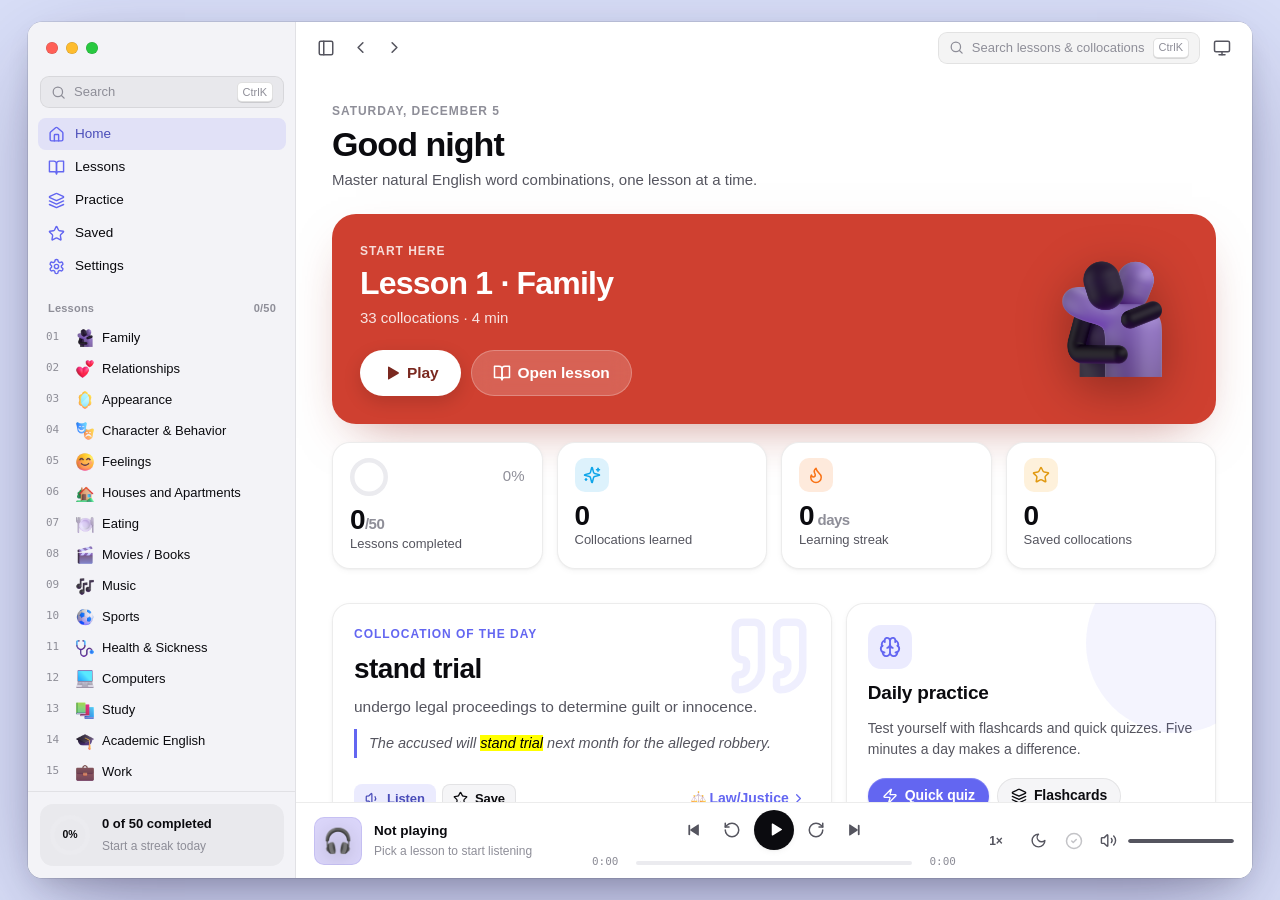
<file: index.html>
<!DOCTYPE html>
<html lang="en" dir="ltr">
<head>
  <meta charset="UTF-8">
  <meta name="viewport" content="width=device-width, initial-scale=1, viewport-fit=cover">
  <title>English Collocations</title>
  <meta name="description" content="Master natural English with 50 audio lessons and 1,400+ collocations — stories, meanings, examples, flashcards and quizzes. Works offline.">
  <meta name="theme-color" content="#ffffff">
  <meta name="color-scheme" content="light dark">

  <link rel="icon" href="favicon.ico" sizes="any">
  <link rel="icon" type="image/png" sizes="32x32" href="favicon-32x32.png">
  <link rel="icon" type="image/png" sizes="16x16" href="favicon-16x16.png">
  <link rel="apple-touch-icon" href="apple-touch-icon.png">
  <link rel="manifest" href="manifest.json">

  <meta name="mobile-web-app-capable" content="yes">
  <meta name="apple-mobile-web-app-capable" content="yes">
  <meta name="apple-mobile-web-app-status-bar-style" content="default">
  <meta name="apple-mobile-web-app-title" content="Collocations">

  <meta property="og:type" content="website">
  <meta property="og:title" content="English Collocations — Audio Lessons">
  <meta property="og:description" content="50 audio lessons, 1,400+ collocations, flashcards and quizzes. Free and offline-ready.">
  <meta property="og:image" content="android-chrome-512x512.png">

  <script>
    // Apply the saved theme before first paint to avoid a flash.
    (function () {
      try {
        var p = JSON.parse(localStorage.getItem('ec.prefs') || '{}');
        var dark = p.theme === 'dark' || ((!p.theme || p.theme === 'system') && matchMedia('(prefers-color-scheme: dark)').matches);
        document.documentElement.dataset.theme = dark ? 'dark' : 'light';
      } catch (e) { /* ignore */ }
    })();
  </script>
  <link rel="modulepreload" href="assets/js/core.js">
  <link rel="modulepreload" href="assets/js/player.js">
  <link rel="modulepreload" href="assets/js/views.js">
  <link rel="modulepreload" href="assets/js/icons.js">
  <link rel="stylesheet" href="assets/css/app.css">
  <script type="module" src="assets/js/main.js"></script>
</head>
<body>
  <div id="app"></div>
  <div id="layer" class="layer"></div>
  <div id="toasts" class="toasts" aria-live="polite"></div>
  <noscript>
    <div style="max-width:520px;margin:15vh auto;padding:24px;font-family:system-ui,sans-serif;text-align:center">
      <h1>English Collocations</h1>
      <p>Please enable JavaScript to use the interactive lessons, or <a href="collocations.pdf">download the PDF guide</a>.</p>
    </div>
  </noscript>
</body>
</html>
</file>
<file: assets/css/app.css>
/* ==========================================================================
   English Collocations — design system
   macOS window on desktop · iOS-style app on mobile · spring motion
   ========================================================================== */

:root {
  --font: -apple-system, BlinkMacSystemFont, "SF Pro Text", "Inter", "Segoe UI Variable", "Segoe UI", Roboto, "Helvetica Neue", Arial, sans-serif, "Apple Color Emoji", "Segoe UI Emoji";
  --font-display: -apple-system, BlinkMacSystemFont, "SF Pro Display", "Inter", "Segoe UI Variable Display", "Segoe UI", Roboto, sans-serif;
  --font-round: ui-rounded, "SF Pro Rounded", -apple-system, BlinkMacSystemFont, system-ui, sans-serif;
  --font-mono: ui-monospace, "SF Mono", SFMono-Regular, Menlo, Consolas, monospace;

  --accent: #6366f1;
  --accent-fg: #fff;
  --accent-soft: color-mix(in oklab, var(--accent) 13%, transparent);
  --accent-softer: color-mix(in oklab, var(--accent) 7%, transparent);
  --accent-strong: color-mix(in oklab, var(--accent) 82%, #000);

  --success: #22c55e;
  --success-soft: color-mix(in oklab, #22c55e 14%, transparent);
  --danger: #ef4444;
  --danger-soft: color-mix(in oklab, #ef4444 13%, transparent);
  --warning: #f59e0b;

  --radius-xs: 6px;
  --radius-sm: 9px;
  --radius: 13px;
  --radius-lg: 18px;
  --radius-xl: 24px;

  --sidebar-w: 268px;
  --toolbar-h: 52px;
  --playerbar-h: 76px;
  --tabbar-h: 58px;
  --safe-t: env(safe-area-inset-top, 0px);
  --safe-b: env(safe-area-inset-bottom, 0px);
  --safe-l: env(safe-area-inset-left, 0px);
  --safe-r: env(safe-area-inset-right, 0px);

  --ease-out: cubic-bezier(.22, 1, .36, 1);
  --ease-in-out: cubic-bezier(.65, 0, .35, 1);
  --spring: cubic-bezier(.34, 1.4, .64, 1);
  --spring-soft: cubic-bezier(.3, 1.2, .5, 1);

  --text-scale: 1;
  color-scheme: light;

  /* light */
  --bg: #f2f2f5;
  --wallpaper: color-mix(in oklab, var(--accent) 14%, #eef0f5);
  --window: #ffffff;
  --surface: #ffffff;
  --surface-2: #f5f5f7;
  --surface-3: #ebebef;
  --elevated: #ffffff;
  --sidebar: rgba(240, 240, 245, .78);
  --glass: rgba(255, 255, 255, .72);
  --glass-strong: rgba(255, 255, 255, .86);
  --fg: #0b0b0f;
  --fg-2: #55555f;
  --fg-3: #8e8e98;
  --fg-4: #b8b8c0;
  --border: rgba(0, 0, 0, .075);
  --border-2: rgba(0, 0, 0, .12);
  --hover: rgba(0, 0, 0, .045);
  --press: rgba(0, 0, 0, .08);
  --shadow-xs: 0 1px 2px rgba(0, 0, 0, .05);
  --shadow-sm: 0 1px 2px rgba(0, 0, 0, .04), 0 2px 6px rgba(0, 0, 0, .04);
  --shadow: 0 1px 2px rgba(0, 0, 0, .04), 0 6px 20px -4px rgba(0, 0, 0, .08);
  --shadow-lg: 0 2px 6px rgba(0, 0, 0, .04), 0 22px 50px -12px rgba(0, 0, 0, .22);
  --shadow-window: 0 0 0 .5px rgba(0, 0, 0, .18), 0 30px 90px -20px rgba(30, 20, 80, .45), 0 10px 30px -10px rgba(0, 0, 0, .2);
  --ring: 0 0 0 3.5px color-mix(in oklab, var(--accent) 32%, transparent);
}

html[data-theme="dark"] {
  color-scheme: dark;
  --bg: #0b0b0d;
  --wallpaper: color-mix(in oklab, var(--accent) 16%, #0b0b10);
  --window: #1c1c1f;
  --surface: #232327;
  --surface-2: #2a2a2f;
  --surface-3: #34343a;
  --elevated: #2b2b30;
  --sidebar: rgba(36, 36, 40, .7);
  --glass: rgba(30, 30, 34, .72);
  --glass-strong: rgba(38, 38, 43, .88);
  --fg: #f5f5f7;
  --fg-2: #a8a8b3;
  --fg-3: #75757f;
  --fg-4: #55555d;
  --border: rgba(255, 255, 255, .075);
  --border-2: rgba(255, 255, 255, .13);
  --hover: rgba(255, 255, 255, .06);
  --press: rgba(255, 255, 255, .1);
  --shadow-xs: 0 1px 2px rgba(0, 0, 0, .3);
  --shadow-sm: 0 1px 2px rgba(0, 0, 0, .3), 0 2px 6px rgba(0, 0, 0, .2);
  --shadow: 0 1px 2px rgba(0, 0, 0, .3), 0 8px 24px -6px rgba(0, 0, 0, .45);
  --shadow-lg: 0 2px 6px rgba(0, 0, 0, .3), 0 24px 60px -12px rgba(0, 0, 0, .7);
  --shadow-window: 0 0 0 .5px rgba(255, 255, 255, .14), 0 30px 90px -20px rgba(0, 0, 0, .8), 0 10px 30px -10px rgba(0, 0, 0, .6);
  --accent-strong: color-mix(in oklab, var(--accent) 80%, #fff);
}

@supports (transition-timing-function: linear(0, 1)) {
  :root {
    --spring: linear(0, .009, .035 2.1%, .141, .281 6.7%, .723 12.9%, .938 16.7%, 1.017, 1.077, 1.121, 1.149 24.3%, 1.159, 1.163, 1.161, 1.154 29.9%, 1.129 32.8%, 1.051 39.6%, 1.017 43.1%, .991, .977 51%, .974 53.8%, .975 57.1%, .997 69.8%, 1.003 76.9%, 1);
    --spring-soft: linear(0, .006, .025 2.8%, .101 6.1%, .539 18.9%, .721 25.3%, .849 31.5%, .937 38.1%, .968 41.8%, .991 45.7%, 1.006 50.1%, 1.015 55%, 1.017 63.9%, 1.001);
  }
}

/* ---------- reset ---------- */
*, *::before, *::after { box-sizing: border-box; }
html, body { height: 100%; }
html { -webkit-text-size-adjust: 100%; text-size-adjust: 100%; -webkit-tap-highlight-color: transparent; }
body {
  margin: 0;
  font-family: var(--font);
  font-size: 15px;
  line-height: 1.5;
  color: var(--fg);
  background: var(--bg);
  -webkit-font-smoothing: antialiased;
  -moz-osx-font-smoothing: grayscale;
  overflow: hidden;
  overscroll-behavior: none;
}
button, input, select, textarea { font: inherit; color: inherit; }
button { cursor: pointer; background: none; border: 0; padding: 0; }
button:disabled { cursor: default; }
a { color: inherit; text-decoration: none; }
img, svg { display: block; }
.i { flex-shrink: 0; }
h1, h2, h3, h4, p { margin: 0; }
:focus { outline: none; }
:focus-visible { outline: none; box-shadow: var(--ring); border-radius: var(--radius-sm); }
::selection { background: color-mix(in oklab, var(--accent) 30%, transparent); }
[hidden] { display: none !important; }
.sr-only { position: absolute; width: 1px; height: 1px; padding: 0; margin: -1px; overflow: hidden; clip: rect(0, 0, 0, 0); white-space: nowrap; border: 0; }

/* thin mac scrollbars */
.scroll { overflow-y: auto; overflow-x: hidden; -webkit-overflow-scrolling: touch; overscroll-behavior: contain; scrollbar-width: thin; scrollbar-color: var(--fg-4) transparent; }
.scroll::-webkit-scrollbar { width: 11px; height: 11px; }
.scroll::-webkit-scrollbar-thumb { background: var(--fg-4); border-radius: 99px; border: 3px solid transparent; background-clip: content-box; }
.scroll::-webkit-scrollbar-thumb:hover { background-color: var(--fg-3); }
.scroll::-webkit-scrollbar-track { background: transparent; }
.hscroll { display: flex; gap: 14px; overflow-x: auto; scroll-snap-type: x mandatory; scrollbar-width: none; padding: 4px 2px 14px; margin: -4px -2px -14px; }
.hscroll::-webkit-scrollbar { display: none; }
.hscroll > * { scroll-snap-align: start; flex-shrink: 0; }

/* ==========================================================================
   Shell
   ========================================================================== */
.wallpaper { position: fixed; inset: 0; background: var(--wallpaper); z-index: 0; }

.window {
  position: fixed; inset: 0; z-index: 1;
  display: grid;
  grid-template-columns: var(--sidebar-w) minmax(0, 1fr);
  background: var(--window);
  overflow: hidden;
  transition: inset .55s var(--spring-soft), border-radius .55s var(--spring-soft), grid-template-columns .45s var(--spring-soft);
}
.window.sidebar-collapsed { grid-template-columns: 0 minmax(0, 1fr); }

@media (min-width: 1180px) and (min-height: 640px) {
  .window:not(.zoomed) {
    inset: 22px 28px;
    border-radius: 14px;
    box-shadow: var(--shadow-window);
  }
}

/* ---------- sidebar ---------- */
.sidebar {
  position: relative;
  display: flex; flex-direction: column;
  min-width: 0;
  background: var(--sidebar);
  backdrop-filter: blur(40px) saturate(180%);
  -webkit-backdrop-filter: blur(40px) saturate(180%);
  border-right: 1px solid var(--border);
  overflow: hidden;
}
.window.sidebar-collapsed .sidebar { border-right-color: transparent; }
.sidebar-inner { width: var(--sidebar-w); display: flex; flex-direction: column; height: 100%; }
.titlebar { height: var(--toolbar-h); flex-shrink: 0; display: flex; align-items: center; padding: 0 18px; gap: 8px; }

.traffic { display: flex; gap: 8px; }
.traffic button {
  width: 12px; height: 12px; border-radius: 50%;
  box-shadow: inset 0 0 0 .5px rgba(0, 0, 0, .18);
  display: grid; place-items: center; color: rgba(0, 0, 0, .55);
  transition: transform .2s var(--spring);
}
.traffic button svg { opacity: 0; transition: opacity .15s; }
.traffic:hover button svg { opacity: 1; }
.traffic button:active { transform: scale(.88); filter: brightness(.88); }
.traffic .t-close { background: #ff5f57; }
.traffic .t-min { background: #febc2e; }
.traffic .t-zoom { background: #28c840; }

.sidebar-search {
  margin: 2px 12px 10px; height: 32px; padding: 0 10px; border-radius: var(--radius-sm);
  display: flex; align-items: center; gap: 8px; color: var(--fg-3); font-size: 13px;
  background: var(--hover); border: 1px solid var(--border); transition: background .2s, border-color .2s;
}
.sidebar-search:hover { background: var(--press); }
.sidebar-search kbd { margin-left: auto; }

.side-scroll { flex: 1; padding: 0 10px 12px; }
.side-section { margin-top: 14px; }
.side-label {
  font-size: 11px; font-weight: 600; letter-spacing: .02em; color: var(--fg-3);
  padding: 4px 10px 6px; display: flex; align-items: center; justify-content: space-between;
}
.side-nav { position: relative; display: flex; flex-direction: column; gap: 1px; }
.side-highlight {
  position: absolute; left: 0; right: 0; top: 0; height: 32px; border-radius: 8px;
  background: var(--accent-soft);
  transition: transform .5s var(--spring), opacity .2s;
  pointer-events: none; opacity: 0;
}
.side-item {
  position: relative; z-index: 1;
  height: 32px; padding: 0 10px; border-radius: 8px;
  display: flex; align-items: center; gap: 10px;
  font-size: 13.5px; font-weight: 500; color: var(--fg);
  transition: background .15s, color .15s;
  width: 100%; text-align: left;
}
.side-item:hover { background: var(--hover); }
.side-item .i { color: var(--accent); }
.side-item.active { color: var(--accent-strong); }
.side-item.active:hover { background: transparent; }
.side-item .count { margin-left: auto; font-size: 12px; color: var(--fg-3); font-variant-numeric: tabular-nums; font-weight: 500; }

.side-lessons { display: flex; flex-direction: column; gap: 1px; }
.side-lesson {
  height: 30px; padding: 0 8px; border-radius: 8px;
  display: flex; align-items: center; gap: 9px;
  font-size: 13px; color: var(--fg); text-align: left; width: 100%;
  transition: background .15s;
}
.side-lesson:hover { background: var(--hover); }
.side-lesson.active { background: var(--accent-soft); color: var(--accent-strong); font-weight: 500; }
.side-lesson .num { width: 20px; font-size: 11px; color: var(--fg-3); font-variant-numeric: tabular-nums; font-family: var(--font-mono); }
.side-lesson .emo { font-size: 14px; width: 18px; text-align: center; }
.side-lesson .name { flex: 1; min-width: 0; overflow: hidden; text-overflow: ellipsis; white-space: nowrap; }
.side-lesson .done { color: var(--success); }

.side-footer { padding: 12px; border-top: 1px solid var(--border); flex-shrink: 0; }
.progress-card { display: flex; align-items: center; gap: 12px; padding: 10px; border-radius: var(--radius); background: var(--hover); width: 100%; text-align: left; }
.progress-card .meta { min-width: 0; }
.progress-card .meta b { display: block; font-size: 13px; }
.progress-card .meta span { font-size: 12px; color: var(--fg-3); }

/* ---------- main ---------- */
.main { position: relative; display: flex; flex-direction: column; min-width: 0; min-height: 0; background: var(--window); }
.toolbar {
  position: absolute; top: 0; left: 0; right: 0; z-index: 20;
  height: var(--toolbar-h);
  display: flex; align-items: center; gap: 6px; padding: 0 14px;
  border-bottom: 1px solid transparent;
  transition: background .25s, border-color .25s;
}
.toolbar.scrolled {
  background: var(--glass);
  backdrop-filter: blur(24px) saturate(180%);
  -webkit-backdrop-filter: blur(24px) saturate(180%);
  border-bottom-color: var(--border);
}
.toolbar-title {
  font-size: 15px; font-weight: 650; letter-spacing: -.01em;
  min-width: 0; overflow: hidden; text-overflow: ellipsis; white-space: nowrap;
  margin-left: 6px;
  transition: opacity .25s, transform .35s var(--spring-soft);
}
.toolbar .spacer { flex: 1; }
.toolbar-search {
  height: 32px; min-width: 220px; padding: 0 10px; border-radius: var(--radius-sm);
  display: flex; align-items: center; gap: 8px; color: var(--fg-3); font-size: 13px;
  background: var(--hover); border: 1px solid var(--border); transition: background .2s;
}
.toolbar-search:hover { background: var(--press); }
.toolbar-search kbd { margin-left: auto; }
.offline-pill { display: inline-flex; align-items: center; gap: 6px; height: 26px; padding: 0 10px; border-radius: 99px; font-size: 12px; font-weight: 600; color: #b45309; background: color-mix(in oklab, #f59e0b 16%, transparent); animation: pop .4s var(--spring); }

.view-scroll { position: relative; flex: 1; min-height: 0; padding-top: var(--toolbar-h); scroll-padding-top: calc(var(--toolbar-h) + 60px); }
.view { max-width: 1120px; margin: 0 auto; padding: 18px 36px 48px; }
.view.narrow { max-width: 820px; }
.view-enter { animation: view-in .5s var(--ease-out) both; }
.view-enter.push { animation-name: view-push; }
.view-enter.pop { animation-name: view-pop; }
@keyframes view-in { from { opacity: 0; transform: translateY(10px); filter: blur(6px); } }
@keyframes view-push { from { opacity: 0; transform: translateX(36px); filter: blur(4px); } }
@keyframes view-pop { from { opacity: 0; transform: translateX(-36px); filter: blur(4px); } }

/* ---------- desktop player bar ---------- */
.playerbar {
  position: relative; z-index: 15; flex-shrink: 0;
  height: var(--playerbar-h);
  display: grid; grid-template-columns: minmax(0, 1fr) minmax(280px, 1.4fr) minmax(0, 1fr); align-items: center; gap: 18px;
  padding: 0 18px;
  background: var(--glass-strong);
  backdrop-filter: blur(30px) saturate(180%);
  -webkit-backdrop-filter: blur(30px) saturate(180%);
  border-top: 1px solid var(--border);
}
.pb-now { display: flex; align-items: center; gap: 12px; min-width: 0; text-align: left; border-radius: var(--radius); padding: 4px; margin: -4px; transition: background .2s; }
.pb-now:hover { background: var(--hover); }
.pb-now .art { width: 48px; height: 48px; border-radius: 10px; font-size: 24px; }
.pb-now .t { min-width: 0; }
.pb-now .t b { display: block; font-size: 13.5px; font-weight: 600; white-space: nowrap; overflow: hidden; text-overflow: ellipsis; }
.pb-now .t span { display: block; font-size: 12px; color: var(--fg-3); white-space: nowrap; overflow: hidden; text-overflow: ellipsis; }
.pb-center { display: flex; flex-direction: column; align-items: stretch; gap: 4px; min-width: 0; }
.pb-controls { display: flex; align-items: center; justify-content: center; gap: 6px; }
.pb-scrub { display: flex; align-items: center; gap: 10px; font-size: 11px; color: var(--fg-3); font-variant-numeric: tabular-nums; font-family: var(--font-mono); }
.pb-scrub > span { min-width: 34px; }
.pb-scrub > span:last-child { text-align: right; }
.pb-scrub .scrubber { flex: 1; }
.pb-right { display: flex; align-items: center; justify-content: flex-end; gap: 4px; }
.pb-volume { display: flex; align-items: center; gap: 6px; width: 140px; color: var(--fg-2); }
.pb-volume .scrubber { flex: 1; }
.rate-btn { font-size: 12px; font-weight: 700; font-variant-numeric: tabular-nums; min-width: 44px; height: 28px; border-radius: 7px; color: var(--fg-2); transition: background .15s; }
.rate-btn:hover { background: var(--hover); color: var(--fg); }

/* ---------- mobile chrome ---------- */
.tabbar, .miniplayer { display: none; }

@media (max-width: 899px) {
  body { font-size: 16px; }
  .window { grid-template-columns: minmax(0, 1fr) !important; }
  .sidebar, .playerbar, .toolbar-search, .desktop-only { display: none !important; }

  .toolbar { height: calc(44px + var(--safe-t)); padding: var(--safe-t) max(8px, var(--safe-r)) 0 max(8px, var(--safe-l)); }
  .toolbar-title { position: absolute; left: 80px; right: 80px; bottom: 0; height: 44px; line-height: 44px; text-align: center; margin: 0; font-size: 16.5px; font-weight: 600; opacity: 0; transform: translateY(6px); pointer-events: none; }
  .toolbar.show-title .toolbar-title { opacity: 1; transform: none; }
  .view-scroll { padding-top: calc(44px + var(--safe-t)); padding-bottom: calc(var(--safe-b) + 170px); scroll-padding-top: calc(44px + var(--safe-t) + 60px); }
  .view { padding: 4px max(18px, calc(var(--safe-r) + 12px)) 28px max(18px, calc(var(--safe-l) + 12px)); }
  .back-label { font-size: 16.5px; font-weight: 400; color: var(--accent); display: inline-flex; align-items: center; gap: 0; height: 40px; padding-right: 8px; margin-left: -4px; }

  /* ---- floating bottom navigation (pill + accessory, minimizes on scroll) ---- */
  .tabbar {
    --nav-h: 62px;
    --acc: 62px;
    --pw: min(430px, calc(100vw - 34px - var(--acc) - var(--safe-l) - var(--safe-r)));
    --tw: calc((var(--pw) - 8px) / 5);
    --cur-tw: var(--tw);
    position: fixed; z-index: 40;
    left: 0; right: 0; bottom: calc(var(--safe-b) + 10px);
    display: flex; align-items: center; justify-content: center; gap: 10px;
    padding: 0 max(12px, var(--safe-r)) 0 max(12px, var(--safe-l));
    pointer-events: none;
  }
  .tabbar.min { --nav-h: 48px; --acc: 48px; --cur-tw: 48px; }
  .tb-pill, .tb-acc {
    pointer-events: auto;
    background: var(--glass-strong);
    backdrop-filter: blur(24px) saturate(200%);
    -webkit-backdrop-filter: blur(24px) saturate(200%);
    box-shadow: 0 0 0 .5px var(--border-2), 0 10px 30px -8px rgba(0, 0, 0, .25), inset 0 1px 0 rgba(255, 255, 255, .5);
  }
  html[data-theme="dark"] .tb-pill, html[data-theme="dark"] .tb-acc { box-shadow: 0 0 0 .5px var(--border-2), 0 10px 30px -8px rgba(0, 0, 0, .6), inset 0 1px 0 rgba(255, 255, 255, .08); }
  .tb-pill { position: relative; display: flex; padding: 4px; border-radius: 999px; isolation: isolate; }
  .tb-hl {
    position: absolute; z-index: -1; top: 4px; bottom: 4px; left: 4px;
    width: var(--cur-tw); border-radius: 999px;
    background: color-mix(in oklab, var(--fg) 8%, transparent);
    transform: translateX(calc(var(--i, 0) * var(--cur-tw)));
    transition: transform .55s var(--spring), width .5s var(--spring-soft);
  }
  .tab {
    position: relative; flex: 0 0 auto;
    width: var(--cur-tw); height: calc(var(--nav-h) - 8px);
    display: flex; flex-direction: column; align-items: center; justify-content: center;
    border-radius: 999px; color: var(--fg-2);
    -webkit-tap-highlight-color: transparent;
    transition: width .5s var(--spring-soft), height .5s var(--spring-soft), color .25s, transform .35s var(--spring);
  }
  .tab:active { transform: scale(.94); }
  .tab.active { color: var(--accent); }
  .tab .tab-icon { display: grid; place-items: center; }
  .tab .tab-icon .i { transition: transform .45s var(--spring); }
  .tab.active .tab-icon .i { fill: color-mix(in oklab, currentColor 16%, transparent); }
  .tab.bump .tab-icon { animation: tab-bump .6s var(--spring); }
  @keyframes tab-bump { 0% { transform: scale(.7) translateY(2px); } 45% { transform: scale(1.15) translateY(-2px) rotate(-6deg); } 100% { transform: none; } }
  .tab-label {
    display: grid; grid-template-rows: 1fr;
    font-size: 10.5px; font-weight: 650; letter-spacing: .01em; white-space: nowrap;
    transition: grid-template-rows .45s var(--spring-soft), opacity .2s, filter .2s;
  }
  .tab-label > span { overflow: hidden; padding-top: 3px; }
  .tabbar.min .tab-label { grid-template-rows: 0fr; opacity: 0; filter: blur(4px); transition-duration: .35s, .1s, .1s; }
  .tb-acc {
    width: var(--acc); height: var(--acc); border-radius: 50%; flex-shrink: 0;
    display: grid; place-items: center; color: var(--fg);
    transition: width .5s var(--spring-soft), height .5s var(--spring-soft), transform .35s var(--spring);
  }
  .tb-acc:active { transform: scale(.92); }

  .miniplayer {
    position: fixed; z-index: 39;
    left: max(12px, var(--safe-l)); right: max(12px, var(--safe-r));
    bottom: calc(var(--safe-b) + 10px + 62px + 10px);
    height: 62px; padding: 7px 8px 7px 7px; border-radius: 22px;
    display: flex; align-items: center; gap: 10px;
    background: var(--glass-strong);
    backdrop-filter: blur(24px) saturate(200%);
    -webkit-backdrop-filter: blur(24px) saturate(200%);
    box-shadow: 0 0 0 .5px var(--border-2), 0 10px 30px -10px rgba(0, 0, 0, .25);
    transition: transform .5s var(--spring), opacity .3s, bottom .5s var(--spring-soft);
    overflow: hidden;
  }
  body.nav-min .miniplayer { bottom: calc(var(--safe-b) + 10px + 48px + 10px); }
  .miniplayer.hidden-mp { transform: translateY(140%); opacity: 0; pointer-events: none; }
  .miniplayer .mp-open { flex: 1; min-width: 0; display: flex; align-items: center; gap: 10px; text-align: left; }
  .miniplayer .art { width: 48px; height: 48px; border-radius: 15px; font-size: 24px; }
  .miniplayer .t { flex: 1; min-width: 0; }
  .miniplayer .t b { display: block; font-size: 14.5px; font-weight: 600; white-space: nowrap; overflow: hidden; text-overflow: ellipsis; }
  .miniplayer .t span { display: block; font-size: 12.5px; color: var(--fg-3); white-space: nowrap; overflow: hidden; text-overflow: ellipsis; }
  .miniplayer .icon-btn { --s: 42px; border-radius: 50%; color: var(--fg); }
  .miniplayer .mp-progress { position: absolute; left: 16px; right: 16px; bottom: 0; height: 2.5px; border-radius: 2px; background: var(--border); overflow: hidden; }
  .miniplayer .mp-progress i { display: block; height: 100%; width: var(--p, 0%); background: var(--accent); border-radius: inherit; }
}

/* ==========================================================================
   Components
   ========================================================================== */
kbd {
  display: inline-flex; align-items: center; justify-content: center; gap: 2px;
  min-width: 20px; height: 20px; padding: 0 5px; border-radius: 5px;
  font-family: var(--font); font-size: 11px; font-weight: 500; color: var(--fg-3);
  background: var(--surface); border: 1px solid var(--border-2); box-shadow: 0 1px 0 var(--border-2);
}

/* buttons */
.btn {
  --bh: 36px;
  position: relative; display: inline-flex; align-items: center; justify-content: center; gap: 7px;
  height: var(--bh); padding: 0 14px; border-radius: var(--radius-sm);
  font-size: 14px; font-weight: 600; letter-spacing: -.005em; white-space: nowrap;
  transition: transform .4s var(--spring), background .2s, color .2s, box-shadow .2s, opacity .2s;
  user-select: none; -webkit-user-select: none;
  overflow: hidden; isolation: isolate;
}
.btn:active:not(:disabled) { transform: scale(.96); transition-duration: .1s; }
.btn:disabled { opacity: .45; }
.btn-primary { background: var(--accent); color: var(--accent-fg); box-shadow: 0 1px 2px color-mix(in oklab, var(--accent) 40%, transparent), inset 0 1px 0 rgba(255, 255, 255, .18); }
.btn-primary:hover:not(:disabled) { background: color-mix(in oklab, var(--accent) 88%, #000); }
html[data-theme="dark"] .btn-primary:hover:not(:disabled) { background: color-mix(in oklab, var(--accent) 88%, #fff); }
.btn-secondary { background: var(--surface-2); color: var(--fg); box-shadow: inset 0 0 0 1px var(--border); }
.btn-secondary:hover:not(:disabled) { background: var(--surface-3); }
.btn-tinted { background: var(--accent-soft); color: var(--accent-strong); }
.btn-tinted:hover:not(:disabled) { background: color-mix(in oklab, var(--accent) 20%, transparent); }
.btn-ghost { color: var(--fg-2); }
.btn-ghost:hover:not(:disabled) { background: var(--hover); color: var(--fg); }
.btn-danger { background: var(--danger-soft); color: var(--danger); }
.btn-danger:hover:not(:disabled) { background: color-mix(in oklab, var(--danger) 20%, transparent); }
.btn-success { background: var(--success-soft); color: #16a34a; }
html[data-theme="dark"] .btn-success { color: #4ade80; }
.btn-sm { --bh: 30px; padding: 0 11px; font-size: 13px; border-radius: 8px; }
.btn-lg { --bh: 46px; padding: 0 22px; font-size: 15.5px; border-radius: var(--radius); }
.btn-xl { --bh: 54px; padding: 0 26px; font-size: 16.5px; border-radius: 16px; }
.btn-block { width: 100%; }
.btn-pill { border-radius: 999px; }
.icon-btn {
  --s: 32px;
  position: relative; overflow: hidden; isolation: isolate;
  width: var(--s); height: var(--s); border-radius: 8px; flex-shrink: 0;
  display: inline-grid; place-items: center; color: var(--fg-2);
  transition: background .15s, color .15s, transform .4s var(--spring);
}
.icon-btn:hover:not(:disabled) { background: var(--hover); color: var(--fg); }
.icon-btn:active:not(:disabled) { transform: scale(.88); transition-duration: .1s; }
.icon-btn:disabled { opacity: .35; }
.icon-btn.sm { --s: 28px; border-radius: 7px; }
.icon-btn.lg { --s: 40px; border-radius: 12px; }
.icon-btn.round { border-radius: 50%; }
.icon-btn.on { color: var(--accent); }
.icon-btn.starred, .btn.starred { color: #f5a524; }
.icon-btn.starred svg, .btn.starred svg { fill: currentColor; }
.icon-btn.starred svg { animation: pop .45s var(--spring); }

.play-btn {
  --s: 40px;
  width: var(--s); height: var(--s); border-radius: 50%; flex-shrink: 0;
  display: grid; place-items: center;
  background: var(--fg); color: var(--window);
  transition: transform .45s var(--spring), background .2s;
  box-shadow: var(--shadow-sm);
}
.play-btn:hover { transform: scale(1.06); }
.play-btn:active { transform: scale(.9); transition-duration: .1s; }
.play-btn.accent { background: var(--accent); color: var(--accent-fg); }
.icon-swap { position: relative; display: grid; place-items: center; }
.icon-swap > * { grid-area: 1 / 1; transition: transform .4s var(--spring), opacity .2s, filter .2s; }
.icon-swap > .off { opacity: 0; transform: scale(.4) rotate(-30deg); filter: blur(3px); }
.icon-swap .ic-play { transform: translateX(1.5px); }
.icon-swap .ic-play.off { transform: translateX(1.5px) scale(.4) rotate(-30deg); }

/* ripple */
.ripple { position: absolute; border-radius: 50%; transform: scale(0); opacity: .28; background: currentColor; pointer-events: none; animation: ripple .6s var(--ease-out) forwards; z-index: -1; }
@keyframes ripple { to { transform: scale(2.6); opacity: 0; } }

/* chips & badges */
.chip {
  display: inline-flex; align-items: center; gap: 5px;
  height: 26px; padding: 0 10px; border-radius: 999px;
  font-size: 12.5px; font-weight: 500; color: var(--fg-2);
  background: var(--surface-2); border: 1px solid var(--border);
  white-space: nowrap;
}
.chip .i { color: var(--fg-3); }
.chip.success { background: var(--success-soft); color: #15803d; border-color: transparent; }
html[data-theme="dark"] .chip.success { color: #4ade80; }
.chip.accent { background: var(--accent-soft); color: var(--accent-strong); border-color: transparent; }
.chip.accent .i, .chip.success .i { color: currentColor; }
.eyebrow { font-size: 12px; font-weight: 650; letter-spacing: .08em; text-transform: uppercase; color: var(--fg-3); }
.eyebrow.accent { color: var(--accent); }
.muted { color: var(--fg-2); }
.faint { color: var(--fg-3); }
.mono { font-family: var(--font-mono); font-variant-numeric: tabular-nums; }

/* cards */
.card {
  position: relative;
  background: var(--surface);
  border-radius: var(--radius-lg);
  box-shadow: var(--shadow-sm), inset 0 0 0 1px var(--border);
}
html[data-theme="dark"] .card { box-shadow: inset 0 0 0 1px var(--border); }
.card-pad { padding: 20px; }
.card-interactive { transition: transform .5s var(--spring), box-shadow .3s; cursor: pointer; }
.card-interactive:hover { transform: translateY(-3px); box-shadow: var(--shadow), inset 0 0 0 1px var(--border-2); }
.card-interactive:active { transform: translateY(0) scale(.985); transition-duration: .15s; }

/* spotlight hover (cursor-following glow + border light) */
.spot { isolation: isolate; overflow: hidden; }
.spot::after {
  content: ""; position: absolute; inset: 0; border-radius: inherit; pointer-events: none; padding: 1px;
  background: radial-gradient(260px circle at var(--mx, 50%) var(--my, 50%), color-mix(in oklab, var(--accent) 60%, transparent), transparent 60%);
  -webkit-mask: linear-gradient(#000 0 0) content-box, linear-gradient(#000 0 0);
  -webkit-mask-composite: xor; mask-composite: exclude;
  opacity: 0; transition: opacity .35s;
}
@media (hover: hover) { .spot:hover::after { opacity: 1; } }

/* artwork tile */
.art {
  --h: 240;
  position: relative; flex-shrink: 0;
  display: grid; place-items: center;
  border-radius: var(--radius);
  background: hsl(var(--h) 80% 91%);
  box-shadow: inset 0 0 0 1px hsl(var(--h) 60% 50% / .12);
  overflow: hidden;
  line-height: 1;
}
.art .emo { position: relative; z-index: 1; filter: drop-shadow(0 4px 10px rgba(0, 0, 0, .25)); }
.art .art-num { position: absolute; z-index: 1; left: 10px; bottom: 7px; font-family: var(--font-round); font-size: 12px; font-weight: 800; color: hsl(var(--h) 45% 38%); letter-spacing: .02em; }

/* equalizer (now playing) */
.eq { display: inline-flex; align-items: flex-end; gap: 2px; height: 12px; width: 14px; }
.eq i { flex: 1; background: var(--accent); border-radius: 1px; height: 30%; animation: eq 1s ease-in-out infinite; }
.eq i:nth-child(2) { animation-delay: -.4s; } .eq i:nth-child(3) { animation-delay: -.7s; }
.eq.paused i { animation-play-state: paused; }
.eq.dark i { background: #111; }
@keyframes eq { 0%, 100% { height: 25%; } 50% { height: 100%; } }

/* progress */
.bar { height: 6px; border-radius: 99px; background: var(--surface-3); overflow: hidden; }
.bar > i { display: block; height: 100%; border-radius: inherit; background: var(--accent); width: 0; transition: width .8s var(--spring-soft); }
.bar.success > i { background: var(--success); }
.bar.thin { height: 4px; }
.ring { transform: rotate(-90deg); }
.ring circle { fill: none; stroke-linecap: round; }
.ring .track { stroke: var(--surface-3); }
.ring .val { stroke: var(--accent); transition: stroke-dashoffset 1.1s var(--spring-soft); }
.ring-wrap { position: relative; display: grid; place-items: center; flex-shrink: 0; }
.ring-wrap .ring-label { position: absolute; inset: 0; display: grid; place-items: center; font-weight: 700; font-variant-numeric: tabular-nums; font-size: 12px; }

/* scrubber */
.scrubber { --p: 0%; position: relative; height: 18px; display: flex; align-items: center; cursor: pointer; touch-action: none; }
.scrubber .track { position: relative; width: 100%; height: 4px; border-radius: 99px; background: var(--surface-3); overflow: hidden; transition: height .25s var(--spring); }
.scrubber .buf { position: absolute; inset: 0 auto 0 0; width: var(--b, 0%); background: color-mix(in oklab, var(--fg) 10%, transparent); }
.scrubber .fill { position: absolute; inset: 0 auto 0 0; width: var(--p); background: var(--fg-2); border-radius: inherit; }
.scrubber .thumb {
  position: absolute; left: var(--p); top: 50%; width: 13px; height: 13px; border-radius: 50%;
  background: #fff; box-shadow: 0 1px 4px rgba(0, 0, 0, .3), 0 0 0 .5px rgba(0, 0, 0, .1);
  transform: translate(-50%, -50%) scale(0); transition: transform .3s var(--spring);
}
.scrubber:hover .track, .scrubber.dragging .track { height: 6px; }
.scrubber:hover .fill, .scrubber.dragging .fill, .scrubber.accent .fill { background: var(--accent); }
.scrubber:hover .thumb, .scrubber.dragging .thumb { transform: translate(-50%, -50%) scale(1); }

/* segmented control with sliding pill */
.segmented {
  position: relative; display: inline-flex; padding: 3px; border-radius: 10px;
  background: var(--surface-3);
  isolation: isolate; max-width: 100%;
}
html[data-theme="dark"] .segmented { background: rgba(255, 255, 255, .07); }
.segmented .seg-pill {
  position: absolute; z-index: -1; top: 3px; bottom: 3px; left: 0; width: 0; border-radius: 7.5px;
  background: var(--elevated); box-shadow: 0 1px 3px rgba(0, 0, 0, .1), 0 0 0 .5px rgba(0, 0, 0, .04);
  transition: transform .5s var(--spring), width .5s var(--spring);
}
.segmented.no-anim .seg-pill { transition: none; }
html[data-theme="dark"] .segmented .seg-pill { background: #55555d; box-shadow: 0 1px 3px rgba(0, 0, 0, .4); }
.segmented button {
  position: relative; height: 30px; padding: 0 14px; border-radius: 7.5px;
  font-size: 13px; font-weight: 550; color: var(--fg-2); white-space: nowrap;
  display: inline-flex; align-items: center; justify-content: center; gap: 6px;
  transition: color .2s;
}
.segmented button:hover { color: var(--fg); }
.segmented button.active { color: var(--fg); }
.segmented button .count { font-size: 11px; color: var(--fg-3); font-weight: 600; font-variant-numeric: tabular-nums; }
.segmented.block { display: flex; width: 100%; }
.segmented.block button { flex: 1; padding: 0 8px; }

/* inputs */
.field {
  display: flex; align-items: center; gap: 8px;
  height: 38px; padding: 0 12px; border-radius: var(--radius-sm);
  background: var(--surface-2); border: 1px solid var(--border);
  color: var(--fg-3); transition: border-color .2s, box-shadow .2s, background .2s;
}
.field:focus-within { border-color: color-mix(in oklab, var(--accent) 60%, transparent); box-shadow: var(--ring); background: var(--surface); }
.field input { flex: 1; min-width: 0; height: 100%; border: 0; background: none; color: var(--fg); font-size: 14.5px; }
.field input::placeholder { color: var(--fg-3); }
.field input::-webkit-search-cancel-button { display: none; }
.select {
  appearance: none; -webkit-appearance: none;
  height: 34px; padding: 0 32px 0 12px; border-radius: 8px;
  background: var(--surface-2) url("data:image/svg+xml,%3Csvg xmlns='http://www.w3.org/2000/svg' width='12' height='12' fill='none' stroke='%238e8e98' stroke-width='2.5' stroke-linecap='round' stroke-linejoin='round' viewBox='0 0 24 24'%3E%3Cpath d='m7 15 5 5 5-5'/%3E%3Cpath d='m7 9 5-5 5 5'/%3E%3C/svg%3E") no-repeat right 10px center;
  border: 1px solid var(--border); font-size: 13.5px; color: var(--fg); max-width: 100%;
  cursor: pointer;
}
.select:focus-visible { box-shadow: var(--ring); }
textarea.textarea {
  display: block; width: 100%; min-height: 300px; resize: vertical;
  padding: 18px 20px; border-radius: var(--radius-lg);
  background: var(--surface); border: 1px solid var(--border);
  font-size: calc(16px * var(--text-scale)); line-height: 1.7; color: var(--fg);
  transition: border-color .2s, box-shadow .2s;
  background-image: linear-gradient(transparent calc(1.7em - 1px), var(--border) calc(1.7em - 1px), var(--border) 1.7em, transparent 1.7em);
  background-size: 100% 1.7em; background-position: 0 18px; background-attachment: local;
}
textarea.textarea:focus { border-color: color-mix(in oklab, var(--accent) 60%, transparent); box-shadow: var(--ring); }
textarea.textarea::placeholder { color: var(--fg-3); }

/* range */
input[type="range"].range { -webkit-appearance: none; appearance: none; width: 100%; height: 22px; background: transparent; cursor: pointer; --p: 50%; }
input[type="range"].range::-webkit-slider-runnable-track { height: 5px; border-radius: 99px; background: linear-gradient(to right, var(--accent) var(--p), var(--surface-3) var(--p)); }
input[type="range"].range::-moz-range-track { height: 5px; border-radius: 99px; background: var(--surface-3); }
input[type="range"].range::-moz-range-progress { height: 5px; border-radius: 99px; background: var(--accent); }
input[type="range"].range::-webkit-slider-thumb { -webkit-appearance: none; width: 20px; height: 20px; margin-top: -7.5px; border-radius: 50%; background: #fff; box-shadow: 0 1px 4px rgba(0, 0, 0, .25), 0 0 0 .5px rgba(0, 0, 0, .1); transition: transform .3s var(--spring); }
input[type="range"].range:active::-webkit-slider-thumb { transform: scale(1.15); }
input[type="range"].range::-moz-range-thumb { width: 20px; height: 20px; border: 0; border-radius: 50%; background: #fff; box-shadow: 0 1px 4px rgba(0, 0, 0, .25); }

/* iOS switch */
.switch { position: relative; width: 51px; height: 31px; flex-shrink: 0; cursor: pointer; display: inline-block; }
.switch input { position: absolute; opacity: 0; inset: 0; margin: 0; cursor: pointer; z-index: 2; }
.switch .sw-track { position: absolute; inset: 0; border-radius: 99px; background: var(--surface-3); transition: background .25s; }
html[data-theme="dark"] .switch .sw-track { background: #3a3a40; }
.switch .sw-thumb { position: absolute; top: 2px; left: 2px; width: 27px; height: 27px; border-radius: 99px; background: #fff; box-shadow: 0 3px 8px rgba(0, 0, 0, .15), 0 1px 1px rgba(0, 0, 0, .16); transition: transform .45s var(--spring), width .25s var(--ease-out); }
.switch input:checked + .sw-track { background: var(--success); }
.switch input:checked + .sw-track + .sw-thumb { transform: translateX(20px); }
.switch input:active + .sw-track + .sw-thumb { width: 32px; }
.switch input:checked:active + .sw-track + .sw-thumb { transform: translateX(15px); }
.switch input:focus-visible + .sw-track { box-shadow: var(--ring); }

/* grouped list (iOS settings / mac preferences) */
.group-title { font-size: 13px; font-weight: 600; color: var(--fg-3); padding: 0 16px 8px; letter-spacing: .01em; }
.group-foot { font-size: 12.5px; color: var(--fg-3); padding: 8px 16px 0; line-height: 1.45; }
.group { background: var(--surface); border-radius: var(--radius); box-shadow: inset 0 0 0 1px var(--border); overflow: hidden; }
html[data-theme="dark"] .group { background: var(--surface); }
.row {
  position: relative; display: flex; align-items: center; gap: 12px;
  min-height: 52px; padding: 10px 16px; width: 100%; text-align: left;
}
.row + .row::before { content: ""; position: absolute; top: 0; right: 0; left: 58px; height: 1px; background: var(--border); }
.row.no-icon + .row::before, .row + .row.no-icon::before { left: 16px; }
button.row, a.row { transition: background .15s; }
button.row:hover, a.row:hover { background: var(--hover); }
button.row:active, a.row:active { background: var(--press); }
.row .row-icon { width: 30px; height: 30px; border-radius: 8px; display: grid; place-items: center; color: #fff; flex-shrink: 0; background: var(--accent); }
.row .row-main { flex: 1; min-width: 0; }
.row .row-main b { display: block; font-weight: 500; font-size: 14.5px; }
.row .row-main span { display: block; font-size: 12.5px; color: var(--fg-3); line-height: 1.4; margin-top: 1px; }
.row .row-end { display: flex; align-items: center; gap: 8px; color: var(--fg-3); font-size: 14px; flex-shrink: 0; }
.row.danger .row-main b { color: var(--danger); }
.row.stack { flex-direction: column; align-items: stretch; gap: 10px; }
.bg-blue { background: #0a84ff !important; } .bg-purple { background: #bf5af2 !important; } .bg-pink { background: #ff375f !important; }
.bg-orange { background: #ff9f0a !important; } .bg-green { background: #30d158 !important; } .bg-gray { background: #8e8e93 !important; }
.bg-red { background: #ff453a !important; } .bg-teal { background: #40c8e0 !important; } .bg-indigo { background: #5e5ce6 !important; }

/* empty state */
.empty { display: flex; flex-direction: column; align-items: center; text-align: center; padding: 56px 20px; gap: 10px; }
.empty .empty-icon { width: 72px; height: 72px; border-radius: 22px; display: grid; place-items: center; background: var(--accent-soft); color: var(--accent); margin-bottom: 6px; animation: float 4s ease-in-out infinite; }
.empty h3 { font-size: 19px; font-weight: 700; }
.empty p { color: var(--fg-2); max-width: 360px; }
.empty .btn { margin-top: 8px; }
@keyframes float { 50% { transform: translateY(-6px); } }

/* skeleton */
.skeleton { position: relative; overflow: hidden; background: var(--surface-2); border-radius: 8px; }
.skeleton::after { content: ""; position: absolute; inset: 0; transform: translateX(-100%); background: linear-gradient(90deg, transparent, color-mix(in oklab, var(--fg) 6%, transparent), transparent); animation: shimmer 1.4s infinite; }
@keyframes shimmer { to { transform: translateX(100%); } }

/* ==========================================================================
   Overlays: sheet / dialog, menu, popover, toast, command palette
   ========================================================================== */
.layer { position: fixed; inset: 0; z-index: 100; pointer-events: none; }
.backdrop { position: fixed; inset: 0; background: rgba(0, 0, 0, .32); opacity: 0; transition: opacity .3s; pointer-events: auto; }
html[data-theme="dark"] .backdrop { background: rgba(0, 0, 0, .55); }
.backdrop.open { opacity: 1; }
.backdrop.clear { background: transparent; }

.sheet {
  position: fixed; z-index: 1; pointer-events: auto;
  background: var(--elevated);
  display: flex; flex-direction: column;
  max-height: 88dvh;
  outline: none;
  isolation: isolate;
}
@media (min-width: 900px) {
  .sheet {
    left: 50%; top: 50%; width: min(520px, calc(100vw - 48px));
    border-radius: 16px; box-shadow: var(--shadow-lg), 0 0 0 .5px var(--border-2);
    transform: translate(-50%, -48%) scale(.94); opacity: 0;
    transition: transform .45s var(--spring), opacity .2s;
  }
  .sheet.wide { width: min(680px, calc(100vw - 48px)); }
  .sheet.open { transform: translate(-50%, -50%) scale(1); opacity: 1; }
  .sheet .grabber { display: none; }
}
@media (max-width: 899px) {
  .sheet {
    left: 0; right: 0; bottom: 0;
    border-radius: 22px 22px 0 0;
    padding-bottom: var(--safe-b);
    box-shadow: 0 -10px 40px rgba(0, 0, 0, .18);
    transform: translateY(105%);
    transition: transform .5s var(--spring-soft);
  }
  .sheet.open { transform: translateY(var(--drag, 0px)); }
  .sheet.dragging { transition: none; }
  .sheet.full { top: calc(var(--safe-t) + 10px); max-height: none; overflow: hidden; }
}
.sheet .grabber { width: 38px; height: 5px; border-radius: 99px; background: var(--fg-4); margin: 7px auto 0; flex-shrink: 0; touch-action: none; }
.sheet-head { display: flex; align-items: center; gap: 10px; padding: 14px 16px 10px 20px; flex-shrink: 0; touch-action: none; }
.sheet-head h2 { flex: 1; font-size: 17px; font-weight: 700; letter-spacing: -.01em; }
.sheet-body { padding: 4px 20px 20px; overflow-y: auto; overscroll-behavior: contain; }
.sheet-body > p { color: var(--fg-2); }
.sheet-foot { display: flex; gap: 10px; padding: 12px 20px 18px; flex-shrink: 0; }
.sheet-foot .btn { flex: 1; }

/* context menu / popover menu */
.menu {
  position: fixed; z-index: 2; pointer-events: auto;
  min-width: 210px; max-width: 300px; padding: 5px; border-radius: 11px;
  background: var(--glass-strong);
  backdrop-filter: blur(30px) saturate(180%);
  -webkit-backdrop-filter: blur(30px) saturate(180%);
  box-shadow: var(--shadow-lg), 0 0 0 .5px var(--border-2);
  transform-origin: var(--origin, top left);
  animation: menu-in .32s var(--spring) both;
}
.menu.closing, .popover.closing { animation: menu-out .15s var(--ease-out) both; }
@keyframes menu-in { from { opacity: 0; transform: scale(.9); filter: blur(2px); } }
@keyframes menu-out { to { opacity: 0; transform: scale(.96); } }
.menu-item {
  display: flex; align-items: center; gap: 10px; width: 100%;
  height: 32px; padding: 0 10px; border-radius: 7px;
  font-size: 13.5px; text-align: left; color: var(--fg);
}
.menu-item .i { color: var(--fg-2); }
.menu-item:hover, .menu-item.focus { background: var(--accent); color: var(--accent-fg); }
.menu-item:hover .i, .menu-item.focus .i { color: currentColor; }
.menu-item.danger { color: var(--danger); }
.menu-item.danger .i { color: currentColor; }
.menu-item.danger:hover { background: var(--danger); color: #fff; }
.menu-item .check { margin-left: auto; }
.menu-item kbd { margin-left: auto; background: transparent; border-color: transparent; box-shadow: none; color: inherit; opacity: .6; }
.menu-sep { height: 1px; margin: 5px 8px; background: var(--border-2); }
.menu-label { font-size: 11.5px; font-weight: 600; color: var(--fg-3); padding: 6px 10px 3px; }

/* popover (phrase meaning) */
.popover {
  position: fixed; z-index: 2; pointer-events: auto;
  width: min(340px, calc(100vw - 24px)); padding: 14px 16px; border-radius: 14px;
  background: var(--glass-strong);
  backdrop-filter: blur(30px) saturate(180%);
  -webkit-backdrop-filter: blur(30px) saturate(180%);
  box-shadow: var(--shadow-lg), 0 0 0 .5px var(--border-2);
  transform-origin: var(--origin, top center);
  animation: menu-in .38s var(--spring) both;
}
.popover h4 { font-size: 17px; font-weight: 700; display: flex; align-items: center; gap: 8px; letter-spacing: -.01em; }
.popover p { font-size: 14px; color: var(--fg-2); margin-top: 6px; line-height: 1.5; }
.popover .ex { font-style: italic; color: var(--fg-3); font-size: 13.5px; }
.popover .pop-actions { display: flex; gap: 6px; margin-top: 12px; }

/* toasts */
.toasts {
  position: fixed; z-index: 200; pointer-events: none;
  right: 24px; bottom: calc(var(--playerbar-h) + 30px);
  display: flex; flex-direction: column-reverse; gap: 8px; align-items: flex-end;
}
.toast {
  pointer-events: auto;
  display: flex; align-items: center; gap: 10px;
  min-height: 46px; max-width: 420px; padding: 10px 14px 10px 12px; border-radius: 14px;
  background: var(--glass-strong);
  backdrop-filter: blur(30px) saturate(180%);
  -webkit-backdrop-filter: blur(30px) saturate(180%);
  box-shadow: var(--shadow-lg), 0 0 0 .5px var(--border-2);
  font-size: 14px; font-weight: 500;
  animation: toast-in .55s var(--spring) both;
}
.toast.out { animation: toast-out .3s var(--ease-out) both; }
.toast .t-icon { width: 24px; height: 24px; border-radius: 50%; display: grid; place-items: center; flex-shrink: 0; color: #fff; background: var(--accent); }
.toast.success .t-icon { background: var(--success); }
.toast.error .t-icon { background: var(--danger); }
.toast .t-action { margin-left: 6px; color: var(--accent); font-weight: 650; font-size: 13.5px; padding: 4px 6px; border-radius: 6px; }
.toast .t-action:hover { background: var(--accent-soft); }
@keyframes toast-in { from { opacity: 0; transform: translateY(16px) scale(.92); filter: blur(4px); } }
@keyframes toast-out { to { opacity: 0; transform: translateY(8px) scale(.95); filter: blur(4px); } }
@media (max-width: 899px) {
  .toasts { left: 12px; right: 12px; top: calc(var(--safe-t) + 8px); bottom: auto; flex-direction: column; align-items: center; }
  .toast { animation-name: toast-in-top; }
  .toast.out { animation-name: toast-out-top; }
}
@keyframes toast-in-top { from { opacity: 0; transform: translateY(-24px) scale(.92); filter: blur(4px); } }
@keyframes toast-out-top { to { opacity: 0; transform: translateY(-16px) scale(.95); } }

/* command palette */
.cmdk {
  position: fixed; z-index: 2; pointer-events: auto;
  left: 50%; top: 14vh; width: min(640px, calc(100vw - 24px));
  border-radius: 16px; overflow: hidden;
  background: var(--glass-strong);
  backdrop-filter: blur(40px) saturate(180%);
  -webkit-backdrop-filter: blur(40px) saturate(180%);
  box-shadow: var(--shadow-lg), 0 0 0 .5px var(--border-2);
  transform: translateX(-50%);
  animation: cmdk-in .4s var(--spring) both;
}
.cmdk.closing { animation: cmdk-out .16s var(--ease-out) both; }
@keyframes cmdk-in { from { opacity: 0; transform: translateX(-50%) scale(.95) translateY(-8px); filter: blur(4px); } }
@keyframes cmdk-out { to { opacity: 0; transform: translateX(-50%) scale(.97); } }
@media (max-width: 899px) { .cmdk { top: calc(var(--safe-t) + 10px); } }
.cmdk-input { display: flex; align-items: center; gap: 12px; padding: 0 18px; height: 58px; border-bottom: 1px solid var(--border); color: var(--fg-3); }
.cmdk-input input { flex: 1; border: 0; background: none; font-size: 17px; color: var(--fg); height: 100%; min-width: 0; }
.cmdk-input input::placeholder { color: var(--fg-3); }
.cmdk-list { max-height: min(440px, 58dvh); overflow-y: auto; padding: 6px; overscroll-behavior: contain; }
.cmdk-group { font-size: 11.5px; font-weight: 600; color: var(--fg-3); padding: 10px 12px 4px; letter-spacing: .02em; }
.cmdk-item { display: flex; align-items: center; gap: 12px; width: 100%; min-height: 44px; padding: 6px 12px; border-radius: 10px; text-align: left; font-size: 14px; }
.cmdk-item .ci-icon { width: 30px; height: 30px; border-radius: 8px; display: grid; place-items: center; background: var(--surface-2); color: var(--fg-2); flex-shrink: 0; font-size: 16px; }
.cmdk-item .ci-main { flex: 1; min-width: 0; }
.cmdk-item .ci-main b { display: block; font-weight: 550; white-space: nowrap; overflow: hidden; text-overflow: ellipsis; }
.cmdk-item .ci-main span { display: block; font-size: 12.5px; color: var(--fg-3); white-space: nowrap; overflow: hidden; text-overflow: ellipsis; }
.cmdk-item .ci-end { font-size: 12px; color: var(--fg-3); white-space: nowrap; }
.cmdk-item.active { background: var(--accent-soft); }
.cmdk-item.active .ci-icon { background: var(--accent); color: var(--accent-fg); }
.cmdk-item mark { background: none; color: var(--accent); font-weight: 700; }
.cmdk-foot { display: flex; gap: 16px; padding: 10px 16px; border-top: 1px solid var(--border); font-size: 12px; color: var(--fg-3); }
.cmdk-foot span { display: inline-flex; align-items: center; gap: 6px; }
.cmdk-empty { padding: 36px 16px; text-align: center; color: var(--fg-3); }

/* confetti canvas */
.confetti { position: fixed; inset: 0; z-index: 300; pointer-events: none; }

/* ==========================================================================
   Page building blocks
   ========================================================================== */
.page-head { display: flex; align-items: flex-end; justify-content: space-between; gap: 16px; padding: 10px 0 22px; flex-wrap: wrap; }
.page-title { font-family: var(--font-display); font-size: 34px; font-weight: 750; letter-spacing: -.028em; line-height: 1.1; }
.page-sub { color: var(--fg-2); margin-top: 6px; font-size: 15px; }
.section { margin-top: 34px; }
.section-head { display: flex; align-items: center; justify-content: space-between; gap: 12px; margin-bottom: 14px; }
.section-head h2 { font-family: var(--font-display); font-size: 21px; font-weight: 700; letter-spacing: -.02em; }
.link-btn { display: inline-flex; align-items: center; gap: 2px; color: var(--accent); font-size: 14px; font-weight: 550; border-radius: 6px; padding: 2px 4px; }
.link-btn:hover { background: var(--accent-softer); }

/* blur-in words (text reveal) */
.reveal .w { display: inline-block; white-space: pre; opacity: 0; filter: blur(8px); transform: translateY(8px); animation: word-in .7s var(--ease-out) forwards; animation-delay: calc(var(--i) * 45ms); }
@keyframes word-in { to { opacity: 1; filter: blur(0); transform: none; } }
.shine {
  background: linear-gradient(110deg, var(--fg) 35%, var(--accent) 50%, var(--fg) 65%);
  background-size: 250% 100%;
  -webkit-background-clip: text; background-clip: text; color: transparent;
  animation: shine 6s linear infinite;
}
@keyframes shine { from { background-position: 100% 0; } to { background-position: -150% 0; } }

/* stagger children */
.stagger > * { animation: rise .6s var(--ease-out) both; animation-delay: calc(var(--i, 0) * 40ms); }
@keyframes rise { from { opacity: 0; transform: translateY(12px) scale(.985); } }
.pop-in { animation: pop .5s var(--spring) both; }
@keyframes pop { from { opacity: 0; transform: scale(.6); } }
.shake { animation: shake .45s cubic-bezier(.36, .07, .19, .97) both; }
@keyframes shake { 10%, 90% { transform: translateX(-1px); } 20%, 80% { transform: translateX(3px); } 30%, 50%, 70% { transform: translateX(-6px); } 40%, 60% { transform: translateX(6px); } }
.spin { animation: spin 1s linear infinite; }
@keyframes spin { to { transform: rotate(360deg); } }

/* ---------- home ---------- */
.hero {
  --h: 240;
  position: relative; overflow: hidden; isolation: isolate;
  border-radius: var(--radius-xl);
  padding: 28px;
  color: #fff;
  background: hsl(var(--h) 62% 50%);
  box-shadow: 0 20px 50px -24px hsl(var(--h) 70% 35% / .55);
  display: grid; grid-template-columns: 1fr auto; gap: 24px; align-items: center;
}
.hero .eyebrow { color: rgba(255, 255, 255, .82); }
.hero h2 { font-family: var(--font-display); font-size: 32px; font-weight: 750; letter-spacing: -.025em; line-height: 1.1; margin-top: 6px; }
.hero p { color: rgba(255, 255, 255, .86); margin-top: 6px; }
.hero .hero-emoji { font-size: 92px; line-height: 1; filter: drop-shadow(0 12px 24px rgba(0, 0, 0, .3)); animation: float 5s ease-in-out infinite; padding-right: 10px; }
.hero .hero-actions { display: flex; gap: 10px; margin-top: 20px; flex-wrap: wrap; align-items: center; }
.hero .btn-hero { background: #fff; color: hsl(var(--h) 60% 30%); box-shadow: 0 6px 18px rgba(0, 0, 0, .15); }
.hero .btn-hero:hover { background: rgba(255, 255, 255, .92); }
.hero .btn-glass { background: rgba(255, 255, 255, .18); color: #fff; backdrop-filter: blur(10px); -webkit-backdrop-filter: blur(10px); box-shadow: inset 0 0 0 1px rgba(255, 255, 255, .25); }
.hero .btn-glass:hover { background: rgba(255, 255, 255, .26); }
.hero .hero-progress { margin-top: 18px; max-width: 420px; }
.hero .hero-progress .bar { background: rgba(255, 255, 255, .28); }
.hero .hero-progress .bar > i { background: #fff; }
.hero .hero-progress small { display: flex; justify-content: space-between; margin-top: 6px; font-size: 12px; color: rgba(255, 255, 255, .82); font-variant-numeric: tabular-nums; }

.stats { display: grid; grid-template-columns: repeat(4, 1fr); gap: 14px; margin-top: 18px; }
.stat { padding: 16px 18px; display: flex; flex-direction: column; gap: 10px; }
.stat .stat-top { display: flex; align-items: center; justify-content: space-between; }
.stat .stat-icon { width: 34px; height: 34px; border-radius: 10px; display: grid; place-items: center; }
.stat .stat-val { font-family: var(--font-display); font-size: 28px; font-weight: 750; letter-spacing: -.02em; font-variant-numeric: tabular-nums; line-height: 1; }
.stat .stat-val small { font-size: 15px; color: var(--fg-3); font-weight: 600; }
.stat .stat-label { font-size: 13px; color: var(--fg-2); font-weight: 500; }
.tone-accent { background: var(--accent-soft); color: var(--accent); }
.tone-green { background: var(--success-soft); color: var(--success); }
.tone-orange { background: color-mix(in oklab, #f97316 15%, transparent); color: #f97316; }
.tone-yellow { background: color-mix(in oklab, #f5a524 16%, transparent); color: #e19a12; }
.tone-pink { background: color-mix(in oklab, #ec4899 14%, transparent); color: #ec4899; }
.tone-blue { background: color-mix(in oklab, #0ea5e9 14%, transparent); color: #0ea5e9; }

.home-grid { display: grid; grid-template-columns: 1.35fr 1fr; gap: 14px; }
.wotd { padding: 22px; display: flex; flex-direction: column; gap: 10px; overflow: hidden; }
.wotd .phrase { font-family: var(--font-display); font-size: 28px; font-weight: 750; letter-spacing: -.02em; line-height: 1.15; }
.wotd .meaning { color: var(--fg-2); font-size: 15.5px; }
.wotd .example { border-left: 3px solid var(--accent); padding: 4px 0 4px 12px; color: var(--fg-2); font-style: italic; font-size: 14.5px; }
.wotd .wotd-actions { display: flex; gap: 6px; margin-top: auto; padding-top: 8px; align-items: center; flex-wrap: wrap; }
.wotd .quote-mark { position: absolute; right: 18px; top: 8px; color: var(--accent); opacity: .1; pointer-events: none; }

.cta-card { padding: 22px; display: flex; flex-direction: column; gap: 10px; overflow: hidden; }
.cta-card h3 { font-size: 19px; font-weight: 700; letter-spacing: -.01em; }
.cta-card p { color: var(--fg-2); font-size: 14px; }
.cta-card .cta-stack { display: flex; gap: 8px; margin-top: auto; padding-top: 8px; flex-wrap: wrap; }
.cta-orb { position: absolute; right: -50px; top: -50px; width: 180px; height: 180px; border-radius: 50%; background: var(--accent-softer); pointer-events: none; animation: float 6s ease-in-out infinite; }

.mini-card { width: 168px; padding: 10px 10px 14px; display: flex; flex-direction: column; gap: 10px; text-align: left; }
.mini-card .art { width: 100%; aspect-ratio: 1; border-radius: 13px; font-size: 52px; }
.mini-card .mc-body { padding: 0 4px; }
.mini-card b { font-size: 14px; font-weight: 650; display: block; white-space: nowrap; overflow: hidden; text-overflow: ellipsis; }
.mini-card span { font-size: 12.5px; color: var(--fg-3); }

.pdf-card { display: flex; align-items: center; gap: 16px; padding: 18px 20px; }
.pdf-card .pdf-icon { width: 52px; height: 52px; border-radius: 14px; display: grid; place-items: center; background: #ef4444; color: #fff; box-shadow: 0 8px 20px -6px rgba(229, 56, 59, .5); flex-shrink: 0; }
.pdf-card .pdf-main { flex: 1; min-width: 0; }
.pdf-card .pdf-main b { font-size: 15.5px; display: block; }
.pdf-card .pdf-main span { font-size: 13px; color: var(--fg-3); }
.pdf-card .pdf-actions { display: flex; gap: 8px; }

/* ---------- lessons ---------- */
.lessons-toolbar { display: flex; gap: 10px; align-items: center; flex-wrap: wrap; margin-bottom: 20px; }
.lessons-toolbar .field { flex: 1; min-width: 200px; max-width: 360px; }
.lessons-toolbar .grow { flex: 1; }
.lesson-grid { display: grid; grid-template-columns: repeat(auto-fill, minmax(196px, 1fr)); gap: 16px; }
.lesson-card { padding: 10px 10px 14px; display: flex; flex-direction: column; gap: 12px; text-align: left; }
.lesson-card .art { width: 100%; aspect-ratio: 4 / 3; border-radius: 12px; font-size: 54px; }
.lesson-card .art .emo { transition: transform .6s var(--spring); }
@media (hover: hover) { .lesson-card:hover .art .emo { transform: scale(1.1) rotate(-5deg); } }
.lesson-card .lc-body { padding: 0 4px; display: flex; flex-direction: column; gap: 3px; min-width: 0; }
.lesson-card .lc-title { font-size: 15px; font-weight: 650; letter-spacing: -.01em; white-space: nowrap; overflow: hidden; text-overflow: ellipsis; }
.lesson-card .lc-meta { font-size: 12.5px; color: var(--fg-3); display: flex; gap: 6px; align-items: center; white-space: nowrap; }
.lesson-card .lc-meta .dot, .lr-main .dot { width: 3px; height: 3px; border-radius: 50%; background: currentColor; opacity: .6; display: inline-block; vertical-align: middle; }
.lesson-card .lc-status { position: absolute; z-index: 2; top: 18px; right: 18px; }
.lesson-card .lc-progress { padding: 0 4px; }
.status-done { width: 26px; height: 26px; border-radius: 50%; display: grid; place-items: center; background: #fff; color: var(--success); box-shadow: 0 2px 8px rgba(0, 0, 0, .18); }
.status-playing { height: 26px; padding: 0 9px; border-radius: 99px; display: flex; align-items: center; gap: 6px; background: rgba(255, 255, 255, .94); color: #111; font-size: 11.5px; font-weight: 700; box-shadow: 0 2px 8px rgba(0, 0, 0, .18); }
.lc-hover-play {
  position: absolute; z-index: 2; left: calc(50%); top: calc(10px + (100% - 24px) * 0);
  width: 50px; height: 50px; border-radius: 50%;
  display: grid; place-items: center;
  background: rgba(255, 255, 255, .92); color: #111;
  box-shadow: 0 8px 24px rgba(0, 0, 0, .25);
  opacity: 0; transform: translate(-50%, 0) scale(.6);
  transition: transform .45s var(--spring), opacity .2s;
}
.lc-hover-play .i { transform: translateX(1.5px); }
@media (hover: hover) { .lesson-card:hover .lc-hover-play { opacity: 1; transform: translate(-50%, 0) scale(1); } }
.lc-hover-play:hover { background: #fff; }

.lesson-list { display: flex; flex-direction: column; }
.lesson-row {
  position: relative; display: flex; align-items: center; gap: 14px;
  padding: 10px 12px; border-radius: var(--radius); text-align: left; width: 100%;
  transition: background .15s;
}
.lesson-row:hover { background: var(--hover); }
.lesson-row .art { width: 52px; height: 52px; border-radius: 12px; font-size: 26px; }
.lesson-row .lr-main { flex: 1; min-width: 0; }
.lesson-row .lr-main b { display: block; font-size: 15px; font-weight: 600; white-space: nowrap; overflow: hidden; text-overflow: ellipsis; }
.lesson-row .lr-main span { display: block; font-size: 13px; color: var(--fg-3); }
.lesson-row .lr-main .bar { margin-top: 6px; max-width: 220px; }
.lesson-row .lr-end { display: flex; align-items: center; gap: 6px; color: var(--fg-3); }
.lesson-row + .lesson-row::before { content: ""; position: absolute; top: 0; left: 78px; right: 12px; height: 1px; background: var(--border); }
.match-chip { font-size: 11.5px; font-weight: 600; color: var(--accent); background: var(--accent-soft); border-radius: 99px; padding: 2px 8px; white-space: nowrap; }
.match-list { margin-top: 26px; }

/* ---------- lesson detail ---------- */
.lesson-hero { display: grid; grid-template-columns: auto 1fr; gap: 28px; align-items: end; padding: 12px 0 24px; }
.lesson-hero .art { width: 200px; height: 200px; border-radius: 22px; font-size: 104px; box-shadow: 0 24px 48px -22px hsl(var(--h) 60% 40% / .45), inset 0 0 0 1px hsl(var(--h) 60% 50% / .12); transition: transform .7s var(--spring); }
.lesson-hero .art.playing { transform: scale(1.03) rotate(-1deg); }
.lesson-hero .art .art-num { font-size: 15px; left: 14px; bottom: 11px; }
.lesson-hero h1 { font-family: var(--font-display); font-size: 44px; font-weight: 800; letter-spacing: -.032em; line-height: 1.05; margin-top: 6px; }
.lesson-hero .chips { display: flex; gap: 6px; flex-wrap: wrap; margin-top: 14px; }
.lesson-hero .actions { display: flex; gap: 10px; flex-wrap: wrap; margin-top: 20px; align-items: center; }
.lesson-tabs { position: sticky; top: 0; z-index: 6; padding: 10px 0; margin-bottom: 14px; display: flex; align-items: center; justify-content: space-between; gap: 10px; flex-wrap: wrap; }
.lesson-tabs::before { content: ""; position: absolute; inset: 0 -36px; z-index: -1; background: var(--glass); backdrop-filter: blur(20px) saturate(180%); -webkit-backdrop-filter: blur(20px) saturate(180%); opacity: 0; transition: opacity .2s; border-bottom: 1px solid var(--border); }
.lesson-tabs.stuck::before { opacity: 1; }
.tab-tools { display: flex; gap: 4px; align-items: center; flex-wrap: wrap; }
.tab-panel { animation: view-in .45s var(--ease-out) both; }

.story { font-size: calc(17.5px * var(--text-scale)); line-height: 1.85; color: var(--fg); max-width: 720px; letter-spacing: -.003em; }
.story p { margin: 0 0 1.15em; }

.colloc-list { display: grid; grid-template-columns: repeat(auto-fill, minmax(330px, 1fr)); gap: 12px; }
.colloc {
  padding: 16px 14px 16px 16px; display: flex; flex-direction: column; gap: 6px;
  transition: transform .5s var(--spring), box-shadow .3s;
}
.colloc.speaking { box-shadow: 0 0 0 2px var(--accent), var(--shadow); transform: scale(1.015); }
.colloc .c-head { display: flex; align-items: flex-start; gap: 10px; }
.colloc .c-num { font-family: var(--font-mono); font-size: 11.5px; color: var(--fg-3); padding-top: 4px; min-width: 22px; }
.colloc .c-phrase { flex: 1; font-size: 17px; font-weight: 700; letter-spacing: -.01em; line-height: 1.3; padding-top: 1px; }
.colloc .c-phrase small { font-weight: 500; color: var(--fg-3); font-size: 13px; }
.colloc .c-actions { display: flex; margin: -4px -4px 0 0; }
.colloc .c-meaning { color: var(--fg-2); font-size: 14.5px; padding-left: 32px; transition: filter .3s, opacity .3s; }
.colloc .c-example { font-size: 14px; color: var(--fg-3); font-style: italic; padding-left: 32px; transition: filter .3s, opacity .3s; }
.colloc .c-example mark, .feedback mark { background: none; color: var(--accent); font-weight: 650; font-style: normal; }
.hide-meanings .colloc:not(.revealed) .c-meaning, .hide-meanings .colloc:not(.revealed) .c-example { filter: blur(6px); opacity: .55; user-select: none; -webkit-user-select: none; cursor: pointer; }

.notes-wrap { max-width: 780px; }
.notes-meta { display: flex; align-items: center; justify-content: space-between; gap: 10px; margin-top: 10px; font-size: 12.5px; color: var(--fg-3); flex-wrap: wrap; }
.save-state { display: inline-flex; align-items: center; gap: 6px; }
.save-state .dot { width: 7px; height: 7px; border-radius: 50%; background: var(--success); }
.save-state.saving .dot { background: var(--warning); animation: blink 1s infinite; }
@keyframes blink { 50% { opacity: .3; } }

.lesson-nav { display: grid; grid-template-columns: 1fr 1fr; gap: 14px; margin-top: 44px; }
.lesson-nav a { padding: 14px 16px; display: flex; align-items: center; gap: 12px; min-width: 0; }
.lesson-nav a.next { justify-content: flex-end; text-align: right; grid-column: 2; }
.lesson-nav .art { width: 44px; height: 44px; border-radius: 10px; font-size: 22px; }
.lesson-nav .ln-text { min-width: 0; }
.lesson-nav span { font-size: 12px; color: var(--fg-3); display: block; }
.lesson-nav b { font-size: 14.5px; display: block; white-space: nowrap; overflow: hidden; text-overflow: ellipsis; }

/* ---------- practice ---------- */
.mode-grid { display: grid; grid-template-columns: repeat(3, 1fr); gap: 14px; }
.mode-card { padding: 22px; display: flex; flex-direction: column; gap: 10px; text-align: left; min-height: 200px; }
.mode-card .mode-icon { width: 48px; height: 48px; border-radius: 14px; display: grid; place-items: center; color: #fff; margin-bottom: 6px; transition: transform .6s var(--spring); flex-shrink: 0; }
.mode-card:hover .mode-icon { transform: rotate(-8deg) scale(1.08); }
.mode-card h3 { font-size: 18px; font-weight: 700; letter-spacing: -.01em; }
.mode-card p { color: var(--fg-2); font-size: 14px; }
.mode-card .mc-text { flex: 1; display: flex; flex-direction: column; gap: 4px; }
.mode-card .go { display: inline-flex; align-items: center; gap: 4px; color: var(--accent); font-weight: 600; font-size: 14px; transition: gap .3s var(--spring); }
.mode-card:hover .go { gap: 9px; }
.grad-1 { background: #6366f1; box-shadow: 0 10px 22px -10px #6366f1aa; }
.grad-2 { background: #f97316; box-shadow: 0 10px 22px -10px #f97316aa; }
.grad-3 { background: #10b981; box-shadow: 0 10px 22px -10px #10b981aa; }

.setup { display: flex; gap: 14px 22px; flex-wrap: wrap; align-items: center; margin-bottom: 22px; padding: 16px 18px; }
.setup label { font-size: 13px; color: var(--fg-2); font-weight: 600; display: flex; gap: 10px; align-items: center; flex-wrap: wrap; }

.session { max-width: 660px; margin: 0 auto; }
.session-top { display: flex; align-items: center; gap: 14px; margin-bottom: 28px; }
.session-top .bar { flex: 1; height: 8px; }
.session-top .counter { font-size: 13px; color: var(--fg-3); font-variant-numeric: tabular-nums; font-weight: 600; min-width: 44px; text-align: right; }
.streak-pill { display: inline-flex; align-items: center; gap: 4px; height: 28px; padding: 0 10px; border-radius: 99px; background: color-mix(in oklab, #f97316 14%, transparent); color: #f97316; font-weight: 700; font-size: 13px; font-variant-numeric: tabular-nums; }
.streak-pill.bump { animation: pop .45s var(--spring); }

.flash-stage { perspective: 1400px; height: 380px; position: relative; }
.flashcard { position: absolute; inset: 0; cursor: grab; touch-action: pan-y; transition: transform .6s var(--spring-soft), opacity .35s; will-change: transform; }
.flashcard.dragging { transition: none; cursor: grabbing; }
.flashcard.behind { transform: scale(.94) translateY(16px); opacity: .6; pointer-events: none; }
.flashcard .flip { position: absolute; inset: 0; transform-style: preserve-3d; transition: transform .75s var(--spring-soft); }
.flashcard.flipped .flip { transform: rotateY(180deg); }
.flashcard .face {
  position: absolute; inset: 0; backface-visibility: hidden; -webkit-backface-visibility: hidden;
  border-radius: 26px; padding: 34px 30px; display: flex; flex-direction: column; align-items: center; justify-content: center; text-align: center; gap: 14px;
  background: var(--surface); box-shadow: var(--shadow-lg), inset 0 0 0 1px var(--border);
}
.flashcard .face.back { transform: rotateY(180deg); }
.flashcard .face.front {
  background: color-mix(in oklab, var(--accent) 6%, var(--surface));
}
.flashcard .fc-phrase { font-family: var(--font-display); font-size: 36px; font-weight: 800; letter-spacing: -.025em; line-height: 1.15; }
.flashcard .fc-meaning { font-size: 21px; font-weight: 650; line-height: 1.4; letter-spacing: -.01em; }
.flashcard .fc-example { color: var(--fg-2); font-style: italic; font-size: 15.5px; max-width: 460px; }
.flashcard .fc-hint { position: absolute; bottom: 18px; font-size: 12.5px; color: var(--fg-3); display: flex; align-items: center; gap: 6px; }
.flashcard .fc-tag { position: absolute; top: 20px; left: 22px; font-size: 12px; color: var(--fg-3); font-weight: 600; }
.flashcard .fc-speak { position: absolute; top: 12px; right: 12px; }
.flash-stamp { position: absolute; top: 30px; z-index: 3; padding: 6px 14px; border-radius: 10px; font-weight: 800; font-size: 18px; letter-spacing: .06em; border: 3px solid; opacity: 0; text-transform: uppercase; pointer-events: none; background: var(--surface); }
.flash-stamp.know { left: 28px; color: var(--success); border-color: var(--success); transform: rotate(-12deg); }
.flash-stamp.learn { right: 28px; color: #f97316; border-color: #f97316; transform: rotate(12deg); }
.flash-actions { display: grid; grid-template-columns: 1fr 1fr; gap: 12px; margin-top: 24px; }

.question { text-align: center; padding: 6px 0 24px; }
.question .q-label { font-size: 12.5px; color: var(--fg-3); font-weight: 650; letter-spacing: .06em; text-transform: uppercase; }
.question .q-text { font-family: var(--font-display); font-size: 25px; font-weight: 700; letter-spacing: -.015em; line-height: 1.4; margin-top: 10px; }
.question .q-text .blank { display: inline-block; min-width: 110px; border-bottom: 3px solid var(--accent); margin: 0 4px; color: transparent; }
.options { display: grid; gap: 10px; }
.option {
  position: relative; display: flex; align-items: center; gap: 14px;
  min-height: 58px; padding: 12px 16px; border-radius: 16px; text-align: left;
  background: var(--surface); box-shadow: inset 0 0 0 1.5px var(--border-2);
  font-size: 16px; font-weight: 600;
  transition: transform .45s var(--spring), box-shadow .2s, background .2s, opacity .3s;
}
.option:hover:not(:disabled) { box-shadow: inset 0 0 0 1.5px var(--accent); background: var(--accent-softer); }
.option:active:not(:disabled) { transform: scale(.98); }
.option .key { width: 28px; height: 28px; border-radius: 8px; display: grid; place-items: center; background: var(--surface-2); color: var(--fg-3); font-size: 13px; font-weight: 700; flex-shrink: 0; font-family: var(--font-mono); }
.option .opt-icon { margin-left: auto; }
.option.correct { background: var(--success-soft); box-shadow: inset 0 0 0 2px var(--success); animation: pop-sm .4s var(--spring); }
.option.correct .key { background: var(--success); color: #fff; }
.option.wrong { background: var(--danger-soft); box-shadow: inset 0 0 0 2px var(--danger); }
.option.wrong .key { background: var(--danger); color: #fff; }
.option.dim { opacity: .45; }
@keyframes pop-sm { 40% { transform: scale(1.03); } }
.feedback { margin-top: 18px; padding: 14px 16px; border-radius: 14px; display: flex; gap: 12px; align-items: flex-start; animation: rise .4s var(--ease-out) both; }
.feedback.good { background: var(--success-soft); }
.feedback.bad { background: var(--danger-soft); }
.feedback .fb-main { flex: 1; min-width: 0; }
.feedback b { display: block; }
.feedback p { color: var(--fg-2); font-size: 14px; margin-top: 2px; }
.session-foot { display: flex; justify-content: flex-end; margin-top: 18px; gap: 10px; }

.summary { text-align: center; padding: 20px 0; display: flex; flex-direction: column; align-items: center; gap: 10px; }
.summary h2 { font-family: var(--font-display); font-size: 30px; font-weight: 800; letter-spacing: -.025em; margin-top: 10px; }
.summary .sum-stats { display: grid; grid-template-columns: repeat(3, 1fr); gap: 10px; width: 100%; max-width: 440px; margin: 14px 0; }
.summary .sum-stats div { padding: 12px; border-radius: 14px; background: var(--surface-2); }
.summary .sum-stats b { display: block; font-size: 22px; font-variant-numeric: tabular-nums; }
.summary .sum-stats span { font-size: 12px; color: var(--fg-3); }
.summary .sum-actions { display: flex; gap: 10px; flex-wrap: wrap; justify-content: center; }
.review-list { width: 100%; max-width: 560px; text-align: left; margin-top: 28px; }

/* ---------- saved ---------- */
.saved-group { margin-bottom: 28px; }
.saved-group h3 { display: flex; align-items: center; gap: 10px; font-size: 15px; font-weight: 650; margin-bottom: 10px; }
.saved-group h3 .art { width: 28px; height: 28px; border-radius: 8px; font-size: 15px; }

/* ---------- settings ---------- */
.settings { max-width: 700px; display: flex; flex-direction: column; gap: 28px; }
.swatches { display: flex; gap: 10px; flex-wrap: wrap; }
.swatch { width: 28px; height: 28px; border-radius: 50%; background: var(--c); position: relative; transition: transform .4s var(--spring); box-shadow: inset 0 0 0 1px rgba(0, 0, 0, .1); }
.swatch:hover { transform: scale(1.12); }
.swatch.active::after { content: ""; position: absolute; inset: -4px; border-radius: 50%; box-shadow: 0 0 0 2px var(--c); animation: pop .4s var(--spring); }
.slider-row { display: flex; align-items: center; gap: 12px; width: 100%; }
.slider-row .val { min-width: 44px; text-align: right; font-size: 13px; color: var(--fg-2); font-variant-numeric: tabular-nums; font-family: var(--font-mono); }
.kbd-grid { display: grid; grid-template-columns: 1fr auto; gap: 12px 20px; font-size: 14px; align-items: center; }
.kbd-grid > span:nth-child(even) { display: flex; gap: 4px; justify-content: flex-end; }
.dl-progress { display: flex; flex-direction: column; gap: 8px; width: 100%; }
.dl-progress .dl-meta { display: flex; justify-content: space-between; font-size: 12.5px; color: var(--fg-3); font-variant-numeric: tabular-nums; }

/* ---------- full-screen now playing (mobile) ---------- */
.np { position: relative; display: flex; flex-direction: column; padding: 4px 26px 20px; height: 100%; min-height: 0; overflow: hidden; }
.np-bg { position: absolute; inset: 0; z-index: -1; overflow: hidden; pointer-events: none; }
.np-bg { background: hsl(var(--h) 70% 50% / .12); }
@keyframes drift { to { transform: translate(5%, -4%) rotate(8deg); } }
.np-top { display: flex; align-items: center; justify-content: space-between; padding: 6px 0; }
.np-art-wrap { display: grid; place-items: center; padding: 10px 0 22px; flex: 1; min-height: 0; }
.np .art { width: min(78vw, 42dvh, 340px); height: auto; aspect-ratio: 1; border-radius: 22px; font-size: min(36vw, 18dvh, 150px); box-shadow: 0 30px 60px -20px hsl(var(--h) 70% 30% / .7); transform: scale(.84); transition: transform .8s var(--spring), box-shadow .6s; }
.np .art.playing { transform: scale(1); }
.np-title { display: flex; align-items: center; gap: 12px; }
.np-title .t { flex: 1; min-width: 0; }
.np-title b { display: block; font-size: 22px; font-weight: 750; letter-spacing: -.02em; white-space: nowrap; overflow: hidden; text-overflow: ellipsis; }
.np-title span { display: block; font-size: 16px; color: var(--fg-2); }
.np .scrubber { height: 26px; margin-top: 18px; }
.np .scrubber .track { height: 6px; }
.np .np-times { display: flex; justify-content: space-between; font-size: 12px; color: var(--fg-3); font-family: var(--font-mono); font-variant-numeric: tabular-nums; }
.np-controls { display: flex; align-items: center; justify-content: space-evenly; margin: 14px 0 6px; }
.np-controls .icon-btn { --s: 56px; border-radius: 50%; color: var(--fg); }
.np-controls .play-btn { --s: 78px; }
.np-extra { display: flex; justify-content: space-between; align-items: center; margin-top: 8px; gap: 8px; }
.np-volume { display: flex; align-items: center; gap: 10px; color: var(--fg-3); margin-top: 10px; }
.np-volume .scrubber { flex: 1; }

/* ==========================================================================
   Responsive
   ========================================================================== */
@media (max-width: 1100px) {
  .stats { grid-template-columns: repeat(2, 1fr); }
  .home-grid { grid-template-columns: 1fr; }
  .mode-grid { grid-template-columns: 1fr 1fr; }
}
@media (max-width: 899px) {
  .page-head { padding: 6px 0 18px; }
  .page-title { font-size: 33px; }
  .hero { grid-template-columns: 1fr; padding: 22px; border-radius: 22px; }
  .hero h2 { font-size: 27px; }
  .hero .hero-emoji { position: absolute; right: 14px; top: 16px; font-size: 60px; padding: 0; }
  .hero .hero-text { padding-right: 64px; }
  .stats { gap: 10px; }
  .stat { padding: 14px; }
  .stat .stat-val { font-size: 24px; }
  .mode-grid { grid-template-columns: 1fr; }
  .mode-card { min-height: 0; flex-direction: row; align-items: center; padding: 16px; gap: 14px; }
  .mode-card .mode-icon { margin: 0; }
  .mode-card .go { display: none; }
  .lesson-grid { grid-template-columns: repeat(2, minmax(0, 1fr)); gap: 12px; }
  .lesson-card .art { font-size: 46px; }
  .lesson-card .lc-status { top: 16px; right: 16px; }
  .lessons-toolbar .field { max-width: none; flex-basis: 100%; }
  .lessons-toolbar .segmented { flex: 1; }
  .lessons-toolbar .segmented button { flex: 1; padding: 0 8px; }
  .lesson-hero { grid-template-columns: 1fr; justify-items: center; text-align: center; gap: 18px; padding-top: 0; }
  .lesson-hero .art { width: 168px; height: 168px; font-size: 88px; }
  .lesson-hero h1 { font-size: 32px; }
  .lesson-hero .chips, .lesson-hero .actions { justify-content: center; }
  .lesson-tabs::before { inset: 0 -18px; }
  .lesson-tabs .segmented { flex: 1 1 100%; }
  .lesson-tabs .segmented button { flex: 1; padding: 0 6px; }
  .lesson-tabs .tab-tools { width: 100%; justify-content: flex-end; }
  .story { font-size: calc(18px * var(--text-scale)); }
  .colloc-list { grid-template-columns: 1fr; }
  .lesson-nav { gap: 10px; }
  .lesson-nav a { padding: 12px; }
  .lesson-nav .art { display: none; }
  .flash-stage { height: min(52dvh, 380px); }
  .flashcard .fc-phrase { font-size: 30px; }
  .question .q-text { font-size: 21px; }
  .pdf-card { flex-wrap: wrap; }
  .pdf-card .pdf-actions { width: 100%; }
  .pdf-card .pdf-actions .btn { flex: 1; }
  .view.narrow, .settings { max-width: none; }
  .setup { padding: 14px; }
}
@media (max-width: 380px) {
  .lesson-grid { gap: 10px; }
  .lesson-card { padding: 8px 8px 12px; }
}

@media (prefers-reduced-motion: reduce) {
  *, *::before, *::after { animation-duration: .01ms !important; animation-iteration-count: 1 !important; transition-duration: .01ms !important; }
  .reveal .w { opacity: 1; filter: none; transform: none; }
}

/* ==========================================================================
   Shell helpers & late overrides
   ========================================================================== */
.mobile-only { display: none !important; }
@media (max-width: 899px) { .mobile-only { display: inline-flex !important; } }
.tb-left { display: flex; gap: 2px; align-items: center; }
.toolbar-title { opacity: 0; transform: translateY(4px); }
.toolbar.show-title .toolbar-title { opacity: 1; transform: none; }
.q-text .blank.revealed { color: var(--accent); }
.lc-hover-play { left: 50%; top: 50%; transform: translate(-50%, -50%) scale(.6); }
@media (hover: hover) { .lesson-card:hover .lc-hover-play { transform: translate(-50%, -50%) scale(1); } }
.lc-hover-play.is-playing { opacity: 1; transform: translate(-50%, -50%) scale(1); }
.icon-btn[data-p="done"].on { color: var(--success); }
.btn.on { color: var(--accent); }
.np-sheet .sheet-body { padding: 0; height: 100%; overflow: hidden; display: flex; flex-direction: column; }
@media (min-width: 900px) { .np-sheet { height: min(780px, 92dvh); width: min(440px, calc(100vw - 48px)) !important; overflow: hidden; } }
.np-sheet .np { flex: 1; }
.lesson-row .art, .side-lesson .emo { transition: transform .5s var(--spring); }
.lesson-row:hover .art { transform: scale(1.05) rotate(-2deg); }
.saved-group h3 a:hover { color: var(--accent); }
.cmdk-empty .i { margin: 0 auto; }
.view-toggle button { padding: 0 10px; }
body:not(.ready) .window { opacity: 0; }
body.ready .window { animation: window-in .7s var(--ease-out) both; }
@keyframes window-in { from { opacity: 0; transform: scale(.985); } }
.cmdk-input input:focus-visible, .field input:focus-visible { box-shadow: none; }

/* ---------- 3D emoji artwork ---------- */
.art img.emo { width: var(--emo, 62%); height: auto; aspect-ratio: 1; object-fit: contain; user-select: none; -webkit-user-drag: none; filter: drop-shadow(0 8px 14px rgba(0, 0, 0, .28)); }
.lesson-card .art { --emo: 66%; }
.mini-card .art { --emo: 68%; }
.lesson-hero .art { --emo: 70%; }
.np .art { --emo: 66%; }
.lesson-row .art, .pb-now .art, .miniplayer .art, .lesson-nav .art { --emo: 76%; }
.saved-group h3 .art { --emo: 80%; }
.lesson-card:hover .art img.emo { filter: drop-shadow(0 14px 18px rgba(0, 0, 0, .32)); }
img.emoji { display: inline-block; vertical-align: -.2em; width: 1.25em; height: 1.25em; object-fit: contain; }
.side-lesson .emo { display: grid; place-items: center; }
.side-lesson .emo img { width: 20px; height: 20px; }
.hero .hero-emoji img { width: 132px; height: 132px; display: block; }
.cmdk-item .ci-icon img { width: 22px; height: 22px; }
@media (max-width: 899px) { .hero .hero-emoji img { width: 76px; height: 76px; } }

html[data-theme="dark"] .art { background: hsl(var(--h) 32% 22%); box-shadow: inset 0 0 0 1px hsl(var(--h) 60% 70% / .12); }
html[data-theme="dark"] .art .art-num { color: hsl(var(--h) 60% 78%); }

/* ---------- story phrases (inline highlight) ---------- */
.hl {
  font-weight: 650; color: var(--accent-strong); cursor: pointer;
  background: color-mix(in oklab, var(--accent) 11%, transparent);
  padding: .06em .28em; margin: 0 -.06em; border-radius: .35em;
  -webkit-box-decoration-break: clone; box-decoration-break: clone;
  transition: background .2s, color .2s, box-shadow .2s;
  outline: none;
}
html[data-theme="dark"] .hl { color: color-mix(in oklab, var(--accent) 55%, #fff); background: color-mix(in oklab, var(--accent) 22%, transparent); }
@media (hover: hover) { .hl:hover { background: color-mix(in oklab, var(--accent) 20%, transparent); } }
.hl.active, .hl:focus-visible { background: var(--accent); color: var(--accent-fg); }
.hl.saved { box-shadow: inset 0 -2px 0 #f5a524; }

/* ---------- lesson tabs ---------- */
.lesson-tabs { gap: 12px; }
.lesson-seg { flex: 0 1 440px; display: flex; border-radius: 12px; padding: 4px; }
.lesson-seg .seg-pill { top: 4px; bottom: 4px; border-radius: 9px; }
.lesson-seg button { flex: 1 1 0; height: 34px; padding: 0 10px; font-size: 14px; font-weight: 600; border-radius: 9px; }
.lesson-seg button .count {
  min-width: 20px; height: 18px; padding: 0 6px; border-radius: 99px;
  display: inline-grid; place-items: center; font-size: 11px;
  background: color-mix(in oklab, var(--fg) 8%, transparent); color: var(--fg-2);
}
.lesson-seg button.active .count { background: var(--accent-soft); color: var(--accent-strong); }
@media (max-width: 899px) {
  .lesson-tabs { flex-wrap: nowrap; }
  .lesson-seg { flex: 1 1 auto; }
  .lesson-seg button { padding: 0 6px; font-size: 13.5px; }
  .lesson-tabs .tab-tools { width: auto; flex-shrink: 0; }
  .lesson-tabs .tab-tools .btn span { display: none; }
  .lesson-tabs .tab-tools .btn { padding: 0 8px; }
}
.lesson-tabs { top: 0; }
.lesson-tabs::before { background: var(--window); }
/* entrance animations must not leave filter/transform behind (they break sticky glass + backdrop-filter) */
.view-enter, .tab-panel { animation-fill-mode: backwards; }
.lesson-tabs::before { backdrop-filter: none; -webkit-backdrop-filter: none; }
</file>
